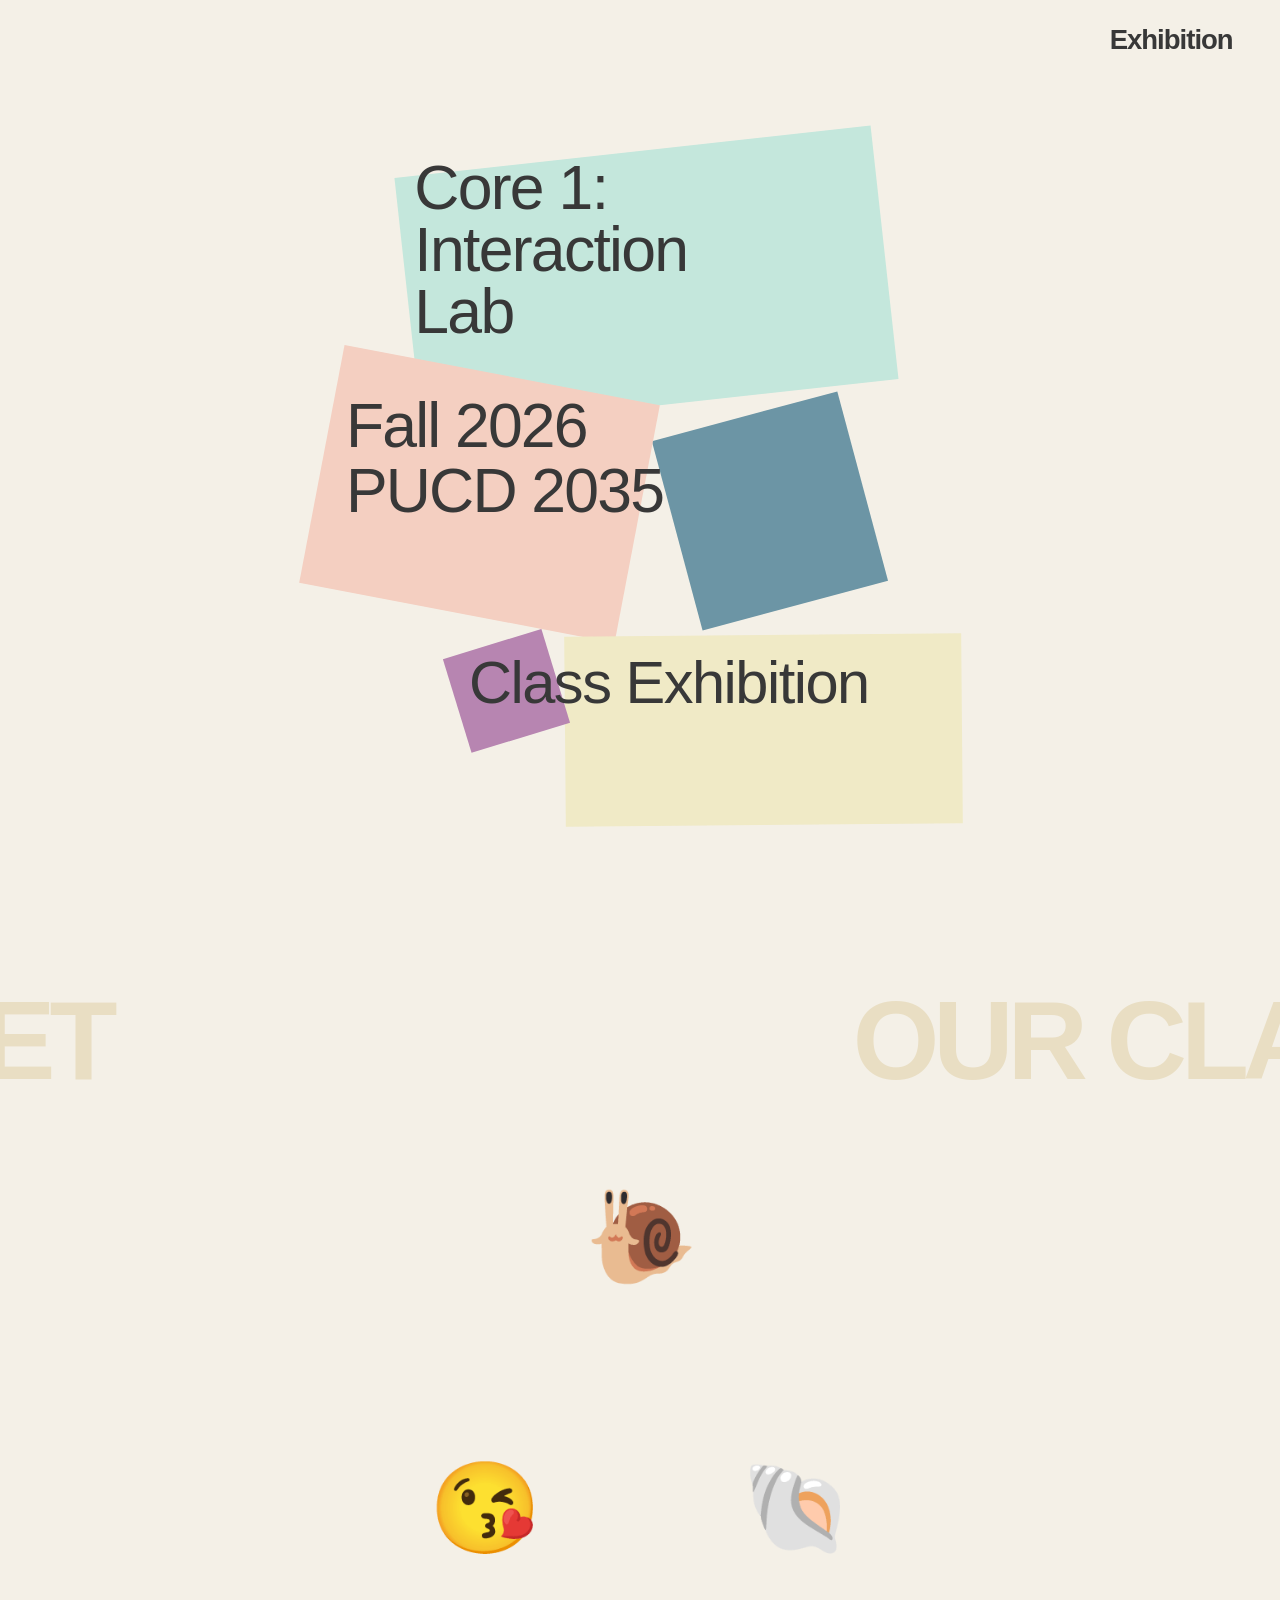
<file: index.html>
<!doctype html>
<html lang="en">
<head>
  <meta charset="UTF-8">
  <meta name="viewport" content="width=device-width, initial-scale=1">
  <title>Class_Exhibition</title>
  <meta name="description" content="Fall 2026 class exhibition, Core 1: Interaction Lab, PUCD 2035.">
  <link rel="stylesheet" href="home.css">
</head>
<body>
  <header><a href="#class">Exhibition</a></header>
  <main>
    <section class="hero" aria-labelledby="course-title">
      <div class="collage">
        <div class="paper mint" aria-hidden="true"></div>
        <div class="paper blue" aria-hidden="true"></div>
        <div class="paper peach" aria-hidden="true"></div>
        <div class="paper yellow" aria-hidden="true"></div>
        <div class="paper purple" aria-hidden="true"></div>
        <h1 id="course-title">Core 1:<br>Interaction<br>Lab</h1>
        <p class="term">Fall 2026<br>PUCD 2035</p>
        <p class="exhibition-title">Class Exhibition</p>
      </div>
    </section>
    <section class="class-gallery" id="class" aria-labelledby="class-title">
      <h2 id="class-title" class="class-heading"><span class="meet">MEET</span><span class="our-class">OUR CLASS</span></h2>
      <div class="gallery-stage">
        <p class="hover-title" aria-hidden="true"></p>
        <div class="artwork-orbit"><div class="orbit-ring">
          <a class="artwork snail-artwork" href="julia.html" data-title="Essential" data-artist="Julia" aria-label="Explore Essential by Julia"><span class="artwork-icon" aria-hidden="true">🐌</span></a>
          <a class="artwork kiss-artwork" href="cindy.html" data-title="Make it yours" data-artist="Cindy" aria-label="Explore Make it yours by Cindy"><span class="artwork-icon" aria-hidden="true">😘</span></a>
          <a class="artwork shell-artwork" href="ocean.html" data-title="Ocean Park No. 30" data-artist="Amber" aria-label="Explore Ocean Park No. 30 by Amber"><span class="artwork-icon" aria-hidden="true">🐚</span></a>
        </div></div>
        <p class="hover-artist" aria-hidden="true"></p>
      </div>
    </section>
  </main>
  <script src="home.js"></script>
</body>
</html>
</file>
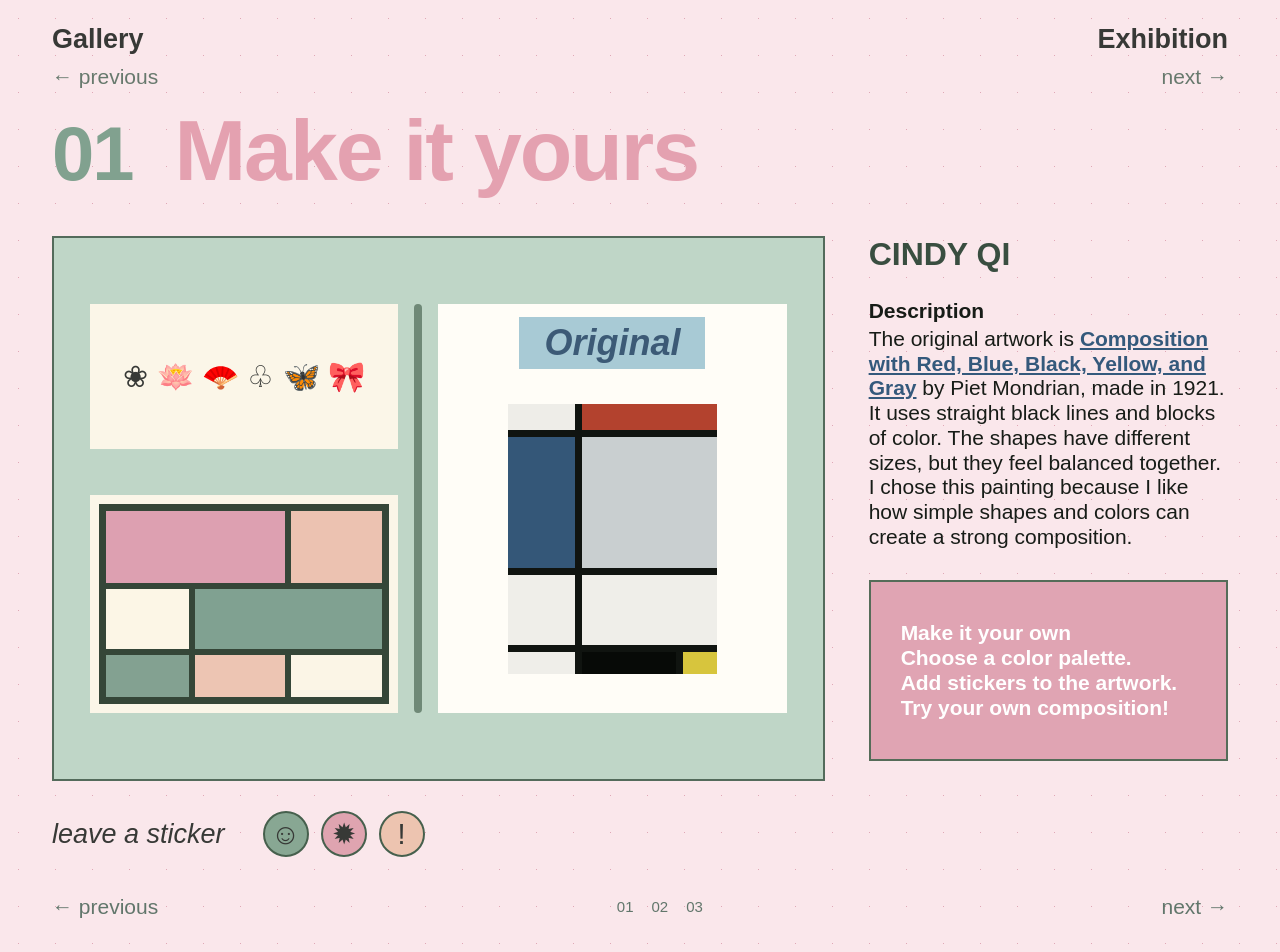
<file: cindy.html>
<!DOCTYPE html>
<html lang="en"><head><meta charset="UTF-8"><meta name="viewport" content="width=device-width, initial-scale=1.0"><title>Make it yours | Class Exhibition</title><link rel="stylesheet" href="main.css"></head>
<body class="cindy"><main class="page"><header><a href="gallery.html">Gallery</a><a href="gallery.html">Exhibition</a></header><div class="top-links"><a href="gallery.html">← previous</a><a href="julia.html">next →</a></div>
<h1><span>01</span> Make it yours</h1><div class="art-layout"><section class="comparison" aria-label="Recreation and original artwork"><div class="my-work"><div class="sticker-strip" aria-label="Decorative stickers">❀ 🪷 🪭 ♧ 🦋 🎀</div><div class="mondrian" role="img" aria-label="A pastel Mondrian composition made with CSS"><span></span><span></span><span></span><span></span><span></span><span></span><span></span><span></span></div></div><div class="divider"></div><div class="original-work"><h2>Original</h2><div class="original-mondrian" role="img" aria-label="CSS study of Mondrian’s red, blue, black, yellow and gray composition"><span></span><span></span><span></span><span></span><span></span><span></span><span></span><span></span><span></span></div></div></section>
<aside><h2>CINDY QI</h2><h3>Description</h3><p>The original artwork is <strong class="art-title">Composition with Red, Blue, Black, Yellow, and Gray</strong> by Piet Mondrian, made in 1921. It uses straight black lines and blocks of color. The shapes have different sizes, but they feel balanced together. I chose this painting because I like how simple shapes and colors can create a strong composition.</p><div class="pink-note">Make it your own<br>Choose a color palette.<br>Add stickers to the artwork.<br>Try your own composition!</div></aside></div><fieldset class="reactions"><legend>leave a sticker</legend><input type="radio" name="reaction" id="reaction0"><label for="reaction0" title="Reaction 1">☺</label><input type="radio" name="reaction" id="reaction1"><label for="reaction1" title="Reaction 2">✹</label><input type="radio" name="reaction" id="reaction2"><label for="reaction2" title="Reaction 3">!</label></fieldset><nav class="page-nav" aria-label="Artwork pages"><a href="gallery.html">← previous</a><span><a href="cindy.html">01</a><a href="julia.html">02</a><a href="ocean.html">03</a></span><a href="julia.html">next →</a></nav></main></body></html>
</file>
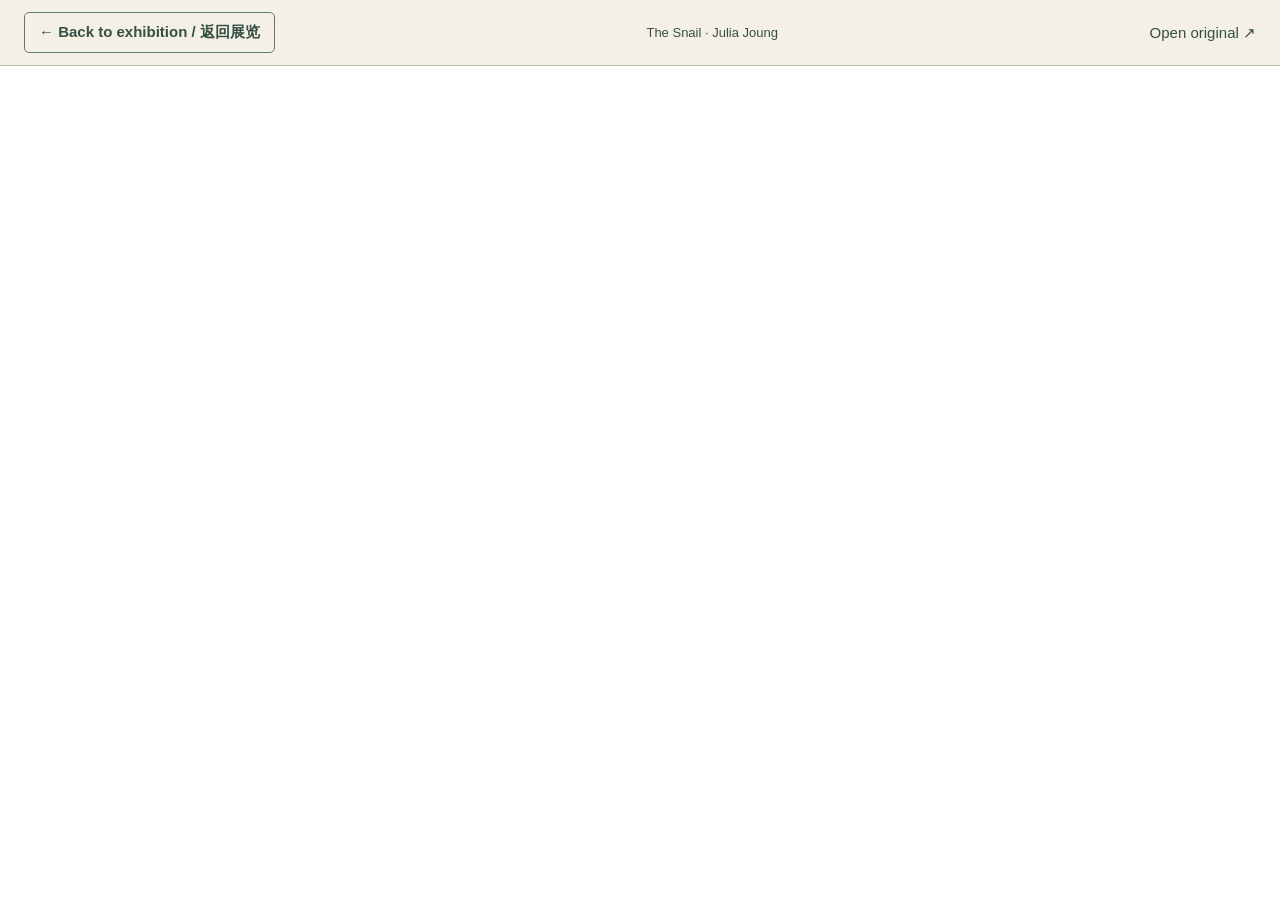
<file: essential-art.html>
<!DOCTYPE html>
<html lang="en"><head><meta charset="UTF-8"><meta name="viewport" content="width=device-width, initial-scale=1.0"><title>The Snail · Julia Joung</title><link rel="stylesheet" href="main.css"></head>
<body class="art-viewer"><nav class="viewer-bar" aria-label="Artwork navigation"><a class="viewer-back" href="essential.html">← Back to exhibition / 返回展览</a><span>The Snail · Julia Joung</span><a href="https://0505dej.github.io/snail/" target="_blank" rel="noopener">Open original ↗</a></nav><iframe class="live-artwork" src="https://0505dej.github.io/snail/" title="The Snail · Julia Joung interactive website" allow="autoplay; fullscreen" allowfullscreen></iframe></body></html>
</file>
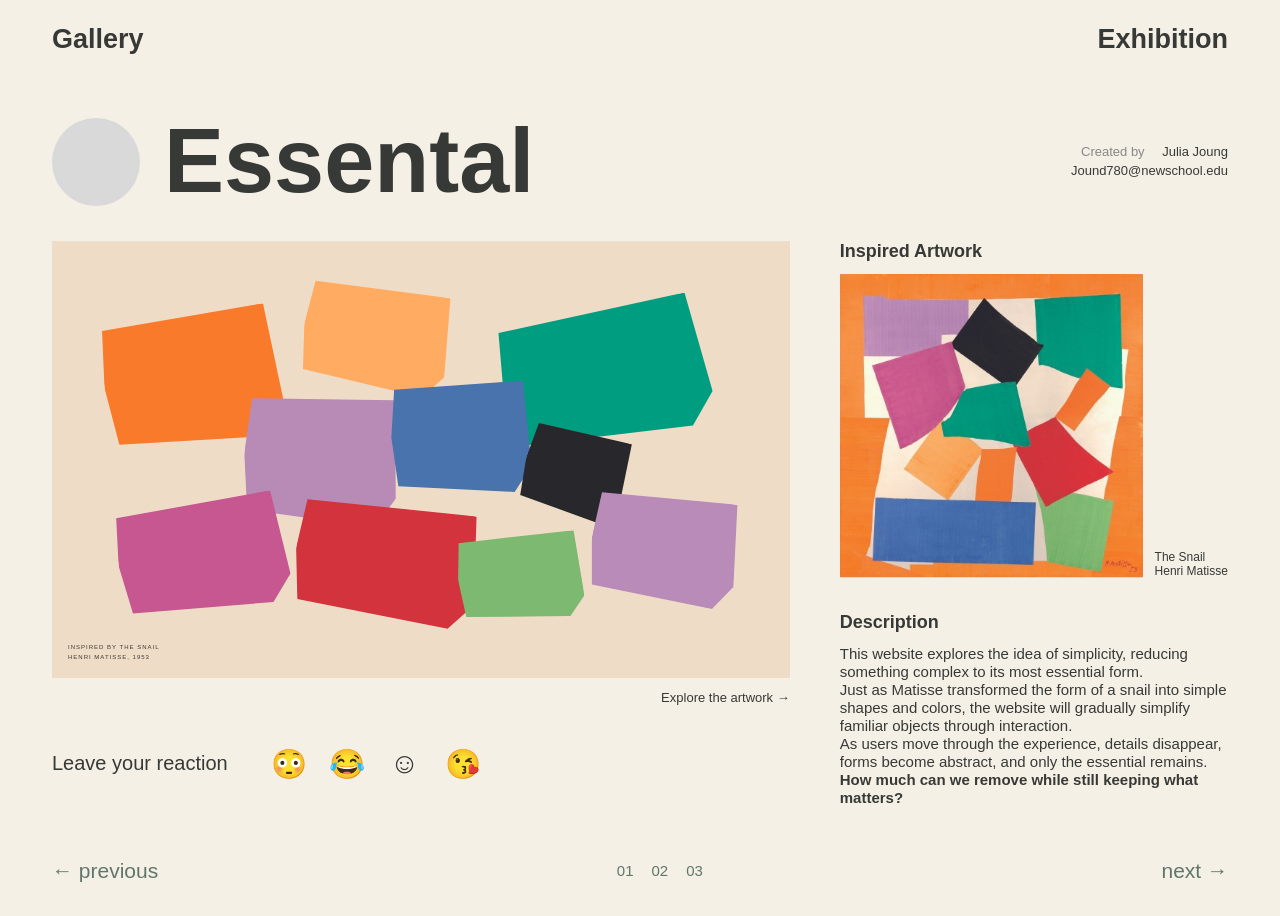
<file: essential.html>
<!DOCTYPE html>
<html lang="en"><head><meta charset="UTF-8"><meta name="viewport" content="width=device-width, initial-scale=1.0"><title>Essental | Class Exhibition</title><link rel="stylesheet" href="main.css"></head>
<body class="essential"><main class="page"><header><a href="gallery.html">Gallery</a><a href="gallery.html">Exhibition</a></header><div class="title-row"><h1><span class="gray-dot"></span>Essental</h1><p class="byline"><span>Created by</span> Julia Joung<br>Jound780@newschool.edu</p></div><div class="art-layout"><section><a class="art-open" href="essential-art.html" aria-label="Open The Snail website"><div class="collage" role="img" aria-label="Colorful paper cutout composition recreated with CSS"><span class="paper paper-1"></span><span class="paper paper-2"></span><span class="paper paper-3"></span><span class="paper paper-4"></span><span class="paper paper-5"></span><span class="paper paper-6"></span><span class="paper paper-7"></span><span class="paper paper-8"></span><span class="paper paper-9"></span><span class="paper paper-10"></span><small>INSPIRED BY THE SNAIL<br>HENRI MATISSE, 1953</small></div></a><a class="view-link" href="essential-art.html">Explore the artwork →</a><fieldset class="reactions"><legend>Leave your reaction</legend><input type="radio" name="reaction" id="reaction0"><label for="reaction0" title="Reaction 1">😳</label><input type="radio" name="reaction" id="reaction1"><label for="reaction1" title="Reaction 2">😂</label><input type="radio" name="reaction" id="reaction2"><label for="reaction2" title="Reaction 3">☺️</label><input type="radio" name="reaction" id="reaction3"><label for="reaction3" title="Reaction 4">😘</label></fieldset></section><aside><h3>Inspired Artwork</h3><figure><img src="assets/the-snail-reference.jpg" alt="The Snail by Henri Matisse, cropped from the provided reference"><figcaption>The Snail<br>Henri Matisse</figcaption></figure><h3>Description</h3><p>This website explores the idea of simplicity, reducing something complex to its most essential form.<br>Just as Matisse transformed the form of a snail into simple shapes and colors, the website will gradually simplify familiar objects through interaction.<br>As users move through the experience, details disappear, forms become abstract, and only the essential remains.<br><strong>How much can we remove while still keeping what matters?</strong></p></aside></div><nav class="page-nav" aria-label="Artwork pages"><a href="cindy.html">← previous</a><span><a href="cindy.html">01</a><a href="essential.html">02</a><a href="ocean.html">03</a></span><a href="ocean.html">next →</a></nav></main></body></html>
</file>
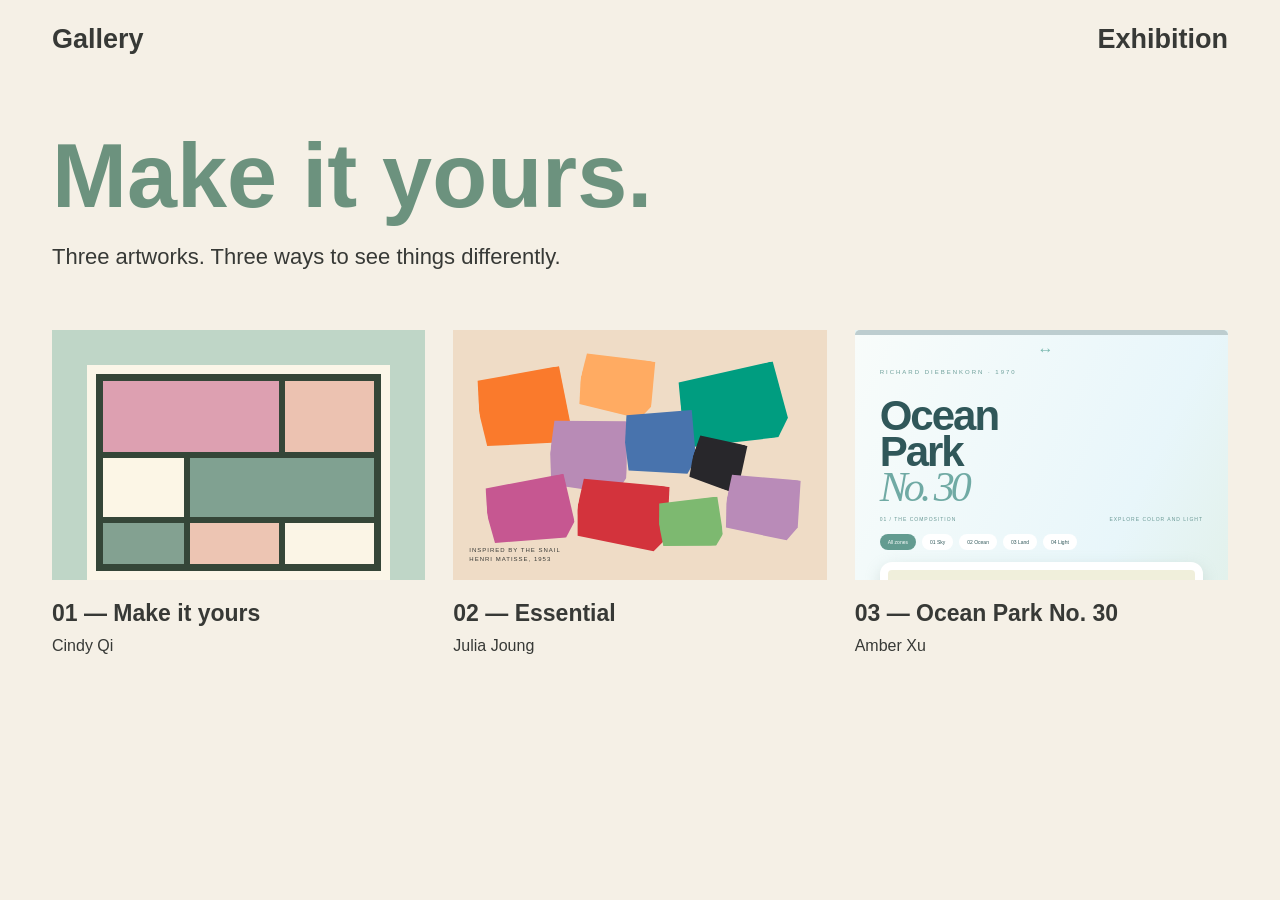
<file: gallery.html>
<!DOCTYPE html>
<html lang="en"><head><meta charset="UTF-8"><meta name="viewport" content="width=device-width, initial-scale=1.0"><title>Gallery | Class Exhibition</title><link rel="stylesheet" href="main.css"></head>
<body class="gallery"><main class="page"><header><a href="gallery.html">Gallery</a><a href="gallery.html">Exhibition</a></header><h1>Make it yours.</h1><p class="intro">Three artworks. Three ways to see things differently.</p><div class="gallery-grid"><a href="cindy.html"><div class="gallery-cover pastel"><div class="mondrian" role="img" aria-label="A pastel Mondrian composition made with CSS"><span></span><span></span><span></span><span></span><span></span><span></span><span></span><span></span></div></div><h2>01 — Make it yours</h2><p>Cindy Qi</p></a><a href="julia.html"><div class="collage" role="img" aria-label="Colorful paper cutout composition recreated with CSS"><span class="paper paper-1"></span><span class="paper paper-2"></span><span class="paper paper-3"></span><span class="paper paper-4"></span><span class="paper paper-5"></span><span class="paper paper-6"></span><span class="paper paper-7"></span><span class="paper paper-8"></span><span class="paper paper-9"></span><span class="paper paper-10"></span><small>INSPIRED BY THE SNAIL<br>HENRI MATISSE, 1953</small></div><h2>02 — Essential</h2><p>Julia Joung</p></a><a href="ocean.html"><div class="gallery-cover blue"><div class="ocean-experience"><div class="fish">↔</div><small>RICHARD DIEBENKORN · 1970</small><h2>Ocean<br>Park<br><em>No. 30</em></h2><div class="ocean-controls"><span>01 / THE COMPOSITION</span><span>EXPLORE COLOR AND LIGHT</span></div><div class="color-tabs"><span>All zones</span><span>01 Sky</span><span>02 Ocean</span><span>03 Land</span><span>04 Light</span></div><div class="ocean-panels"><div class="sea"></div><div class="land"></div></div></div></div><h2>03 — Ocean Park No. 30</h2><p>Amber Xu</p></a></div></main></body></html>
</file>
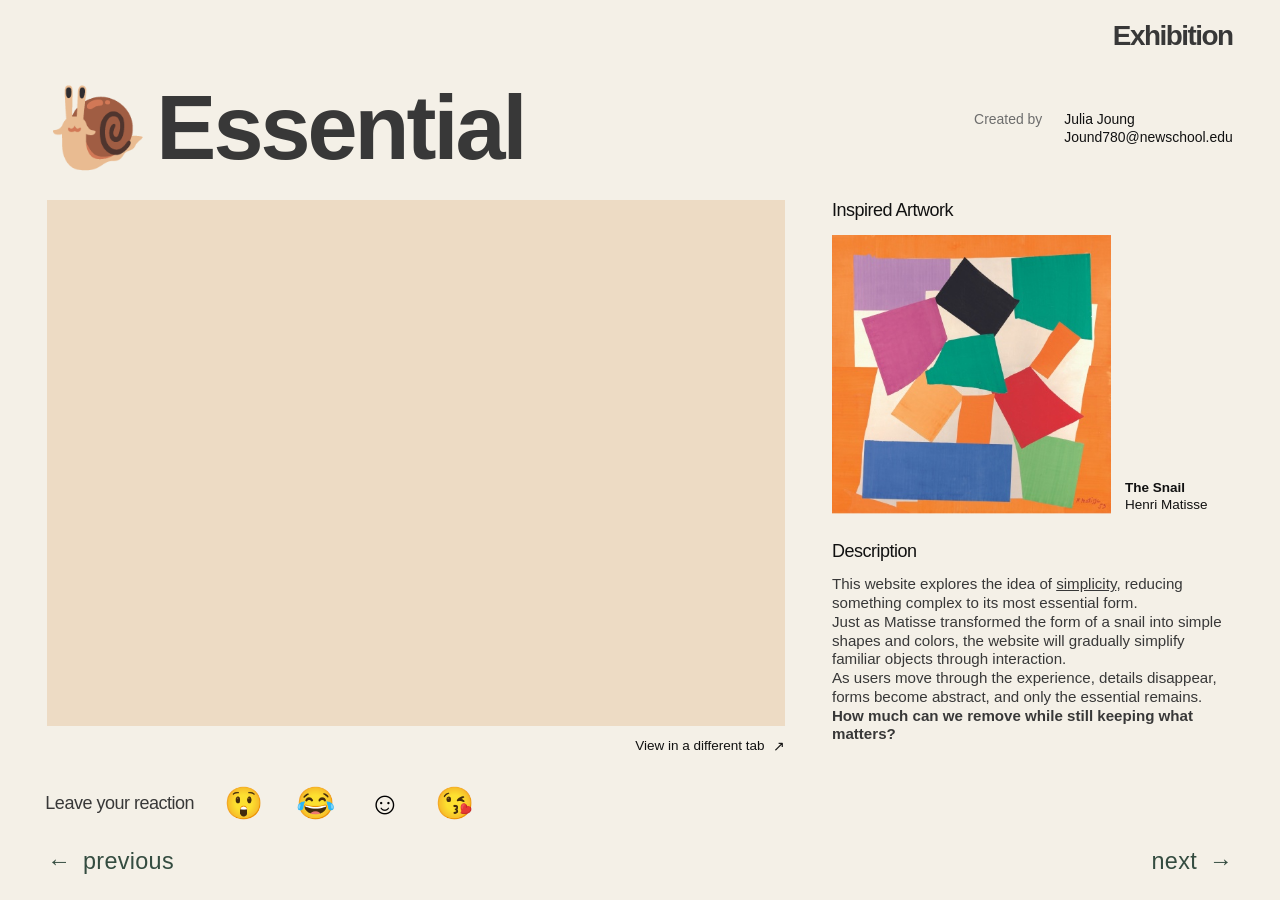
<file: julia.html>
<!doctype html>
<!-- Final -->
<html lang="en">
<head>
  <meta charset="UTF-8">
  <meta name="viewport" content="width=device-width, initial-scale=1">
  <meta name="description" content="Essential, an interactive artwork by Julia Joung inspired by Henri Matisse's The Snail.">
  <title>Julia_Artinspo</title>
  <link rel="stylesheet" href="julia.css">
</head>
<body>
  <header class="site-header"><a href="index.html">Exhibition</a></header>
  <main>
    <section class="heading" aria-labelledby="artwork-title">
      <div class="title"><span class="snail" aria-hidden="true">🐌</span><h1 id="artwork-title">Essential</h1></div>
      <div class="artist"><span>Created by</span><div>Julia Joung<br><a href="mailto:Jound780@newschool.edu">Jound780@newschool.edu</a></div></div>
    </section>
    <div class="artwork-layout">
      <section class="experience" aria-label="Interactive artwork">
        <div class="preview"><iframe src="https://0505dej.github.io/snail/" title="Essential — interactive artwork website by Julia Joung" allow="autoplay; fullscreen" allowfullscreen loading="eager"></iframe></div>
        <a class="external-link" href="https://0505dej.github.io/snail/" target="_blank" rel="noopener noreferrer">View in a different tab <span aria-hidden="true">↗</span></a>
        <div class="reactions" role="group" aria-label="Leave your reaction"><h2>Leave your reaction</h2><button aria-label="Amazed" data-reaction="amazed">😲</button><button aria-label="Joyful" data-reaction="joyful">😂</button><button aria-label="Peaceful" data-reaction="peaceful">☺️</button><button aria-label="Love it" data-reaction="love">😘</button></div>
      </section>
      <aside>
        <section class="inspiration"><h2>Inspired Artwork</h2><figure><img src="assets/the-snail-reference.jpg" alt="Henri Matisse's The Snail: a spiral of colorful paper cutouts against an orange background"><figcaption><strong>The Snail</strong><br>Henri Matisse</figcaption></figure></section>
        <section class="description"><h2>Description</h2><p>This website explores the idea of <u>simplicity</u>, reducing something complex to its most essential form.<br>Just as Matisse transformed the form of a snail into simple shapes and colors, the website will gradually simplify familiar objects through interaction.<br>As users move through the experience, details disappear, forms become abstract, and only the essential remains.<br><strong>How much can we remove while still keeping what matters?</strong></p></section>
      </aside>
    </div>
  </main>
  <nav class="artwork-navigation" aria-label="Artwork navigation">
    <a class="page-navigation" href="cindy.html"><span aria-hidden="true">←</span> previous</a>
    <a class="page-navigation" href="ocean.html">next <span aria-hidden="true">→</span></a>
  </nav>
  <script src="julia.js"></script>
</body>
</html>
</file>
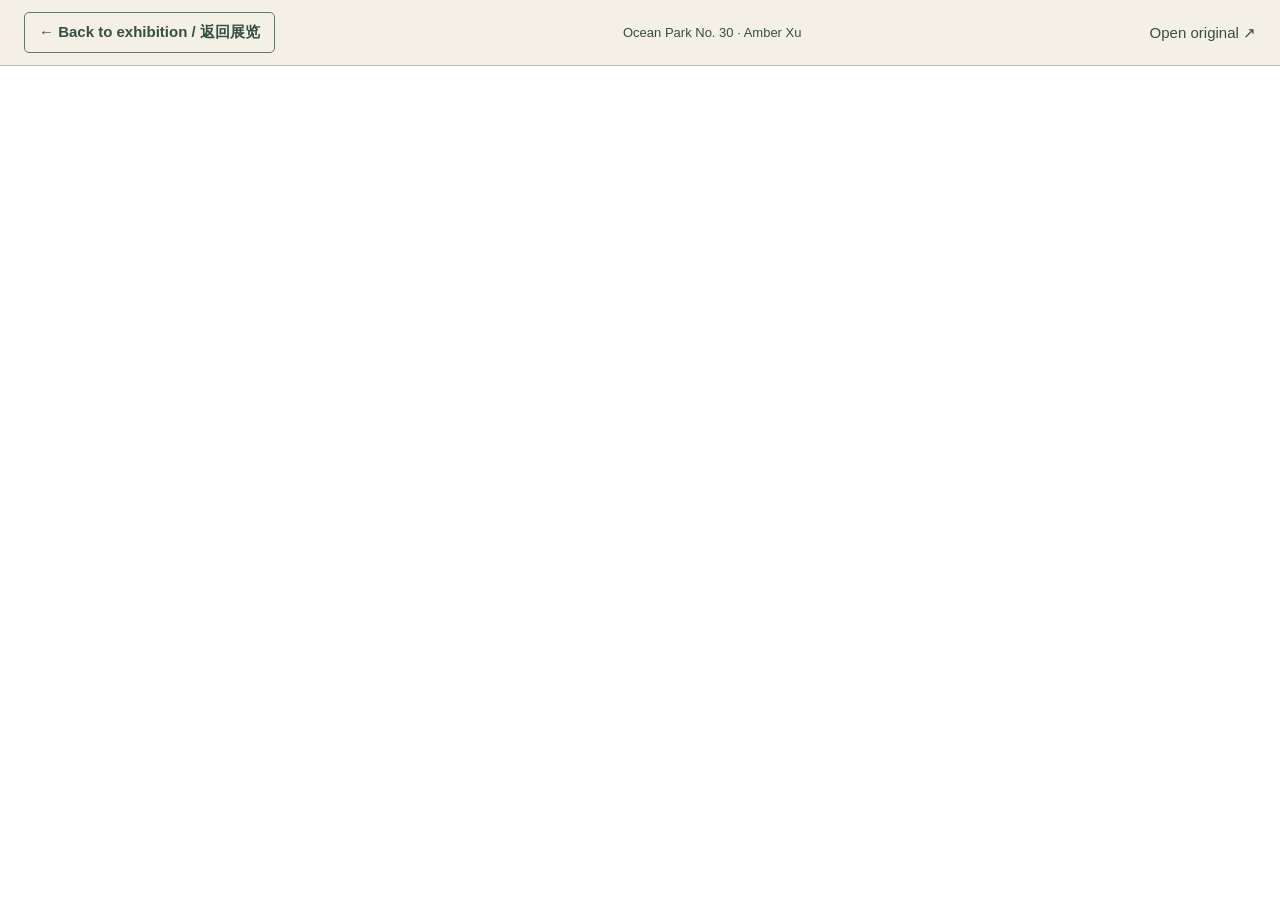
<file: ocean-art.html>
<!DOCTYPE html>
<html lang="en"><head><meta charset="UTF-8"><meta name="viewport" content="width=device-width, initial-scale=1.0"><title>Ocean Park No. 30 · Amber Xu</title><link rel="stylesheet" href="main.css"></head>
<body class="art-viewer"><nav class="viewer-bar" aria-label="Artwork navigation"><a class="viewer-back" href="ocean.html">← Back to exhibition / 返回展览</a><span>Ocean Park No. 30 · Amber Xu</span><a href="https://xuyucheng28-hub.github.io/artwork-website-final2/" target="_blank" rel="noopener">Open original ↗</a></nav><iframe class="live-artwork" src="https://xuyucheng28-hub.github.io/artwork-website-final2/" title="Ocean Park No. 30 · Amber Xu interactive website" allow="autoplay; fullscreen" allowfullscreen></iframe></body></html>
</file>
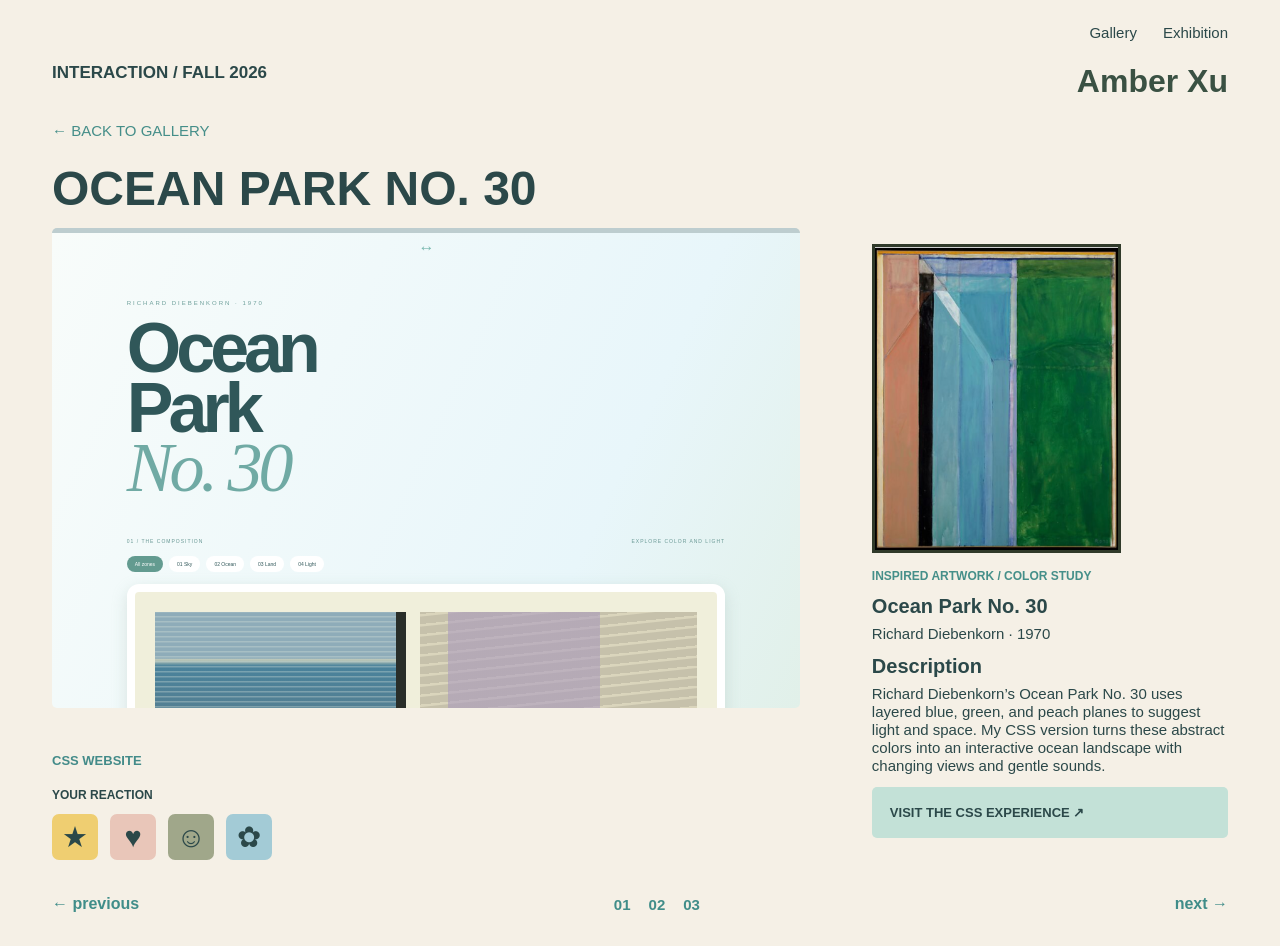
<file: ocean.html>
<!DOCTYPE html>
<html lang="en"><head><meta charset="UTF-8"><meta name="viewport" content="width=device-width, initial-scale=1.0"><title>Ocean Park No. 30 | Class Exhibition</title><link rel="stylesheet" href="main.css"></head>
<body class="ocean"><main class="page"><header><a href="gallery.html">Gallery</a><a href="gallery.html">Exhibition</a></header><div class="ocean-meta"><span>INTERACTION / FALL 2026</span><h2>Amber Xu</h2></div><a class="back-link" href="gallery.html">← BACK TO GALLERY</a><h1>OCEAN PARK NO. 30</h1><div class="art-layout"><section><a class="art-open" href="ocean-art.html" aria-label="Open Ocean Park CSS experience"><div class="ocean-experience"><div class="fish">↔</div><small>RICHARD DIEBENKORN · 1970</small><h2>Ocean<br>Park<br><em>No. 30</em></h2><div class="ocean-controls"><span>01 / THE COMPOSITION</span><span>EXPLORE COLOR AND LIGHT</span></div><div class="color-tabs"><span>All zones</span><span>01 Sky</span><span>02 Ocean</span><span>03 Land</span><span>04 Light</span></div><div class="ocean-panels"><div class="sea"></div><div class="land"></div></div></div></a><h3 class="css-label">CSS WEBSITE</h3><fieldset class="reactions"><legend>YOUR REACTION</legend><input type="radio" name="reaction" id="reaction0"><label for="reaction0" title="Reaction 1">★</label><input type="radio" name="reaction" id="reaction1"><label for="reaction1" title="Reaction 2">♥</label><input type="radio" name="reaction" id="reaction2"><label for="reaction2" title="Reaction 3">☺</label><input type="radio" name="reaction" id="reaction3"><label for="reaction3" title="Reaction 4">✿</label></fieldset></section><aside><figure><img class="ocean-original" src="assets/ocean-original.png" alt="Ocean Park No. 30 by Richard Diebenkorn, cropped from the provided reference"><figcaption>INSPIRED ARTWORK / COLOR STUDY</figcaption></figure><h3>Ocean Park No. 30</h3><p>Richard Diebenkorn · 1970</p><h3>Description</h3><p>Richard Diebenkorn’s Ocean Park No. 30 uses layered blue, green, and peach planes to suggest light and space. My CSS version turns these abstract colors into an interactive ocean landscape with changing views and gentle sounds.</p><a class="visit" href="ocean-art.html">VISIT THE CSS EXPERIENCE ↗</a></aside></div><nav class="page-nav" aria-label="Artwork pages"><a href="julia.html">← previous</a><span><a href="cindy.html">01</a><a href="julia.html">02</a><a href="ocean.html">03</a></span><a href="cindy.html">next →</a></nav></main></body></html>
</file>
<file: home.css>
/* Final */
:root{--paper:#f4f0e7;--ink:#383838}*{box-sizing:border-box}html{scroll-behavior:smooth}body{margin:0;background:var(--paper);color:var(--ink);font-family:Arial,Helvetica,sans-serif;-webkit-font-smoothing:antialiased}a{color:inherit;text-decoration:none}a:focus-visible{outline:2px solid #476a61;outline-offset:8px}header{position:absolute;top:0;left:0;width:100%;z-index:10;padding:24px 3.7vw;display:flex;justify-content:flex-end;font-size:clamp(23px,2.15vw,36px);font-weight:600;letter-spacing:-1px}header a:hover{opacity:.65}.hero{min-height:780px;height:100svh;position:relative;display:flex;align-items:center;justify-content:center;padding:76px 20px 60px}.collage{position:relative;width:700px;height:670px;max-width:100%;isolation:isolate;--move-x:0px;--move-y:0px}.paper{position:absolute;transition:transform .5s cubic-bezier(.2,.8,.2,1);transform:translate(var(--move-x),var(--move-y)) rotate(var(--angle));z-index:-1}.mint{background:#c4e7dc;left:16%;top:3%;width:70%;height:39%;--angle:-6.3deg}.blue{background:#6c95a5;left:55%;top:43%;width:28%;height:30%;--angle:-15deg}.peach{background:#f4cfc1;left:3%;top:37%;width:47%;height:37%;--angle:10.8deg}.yellow{background:#f0eac6;left:39%;top:77%;width:58%;height:29%;--angle:-.5deg}.purple{background:#b785b1;left:23%;top:78%;width:15%;height:15%;--angle:-17deg}h1{position:absolute;left:17%;top:4%;margin:0;font-size:64px;font-weight:400;line-height:.99;letter-spacing:-1.7px}.term{position:absolute;left:7%;top:40%;margin:0;font-size:64px;line-height:1.04;letter-spacing:-1.8px}.exhibition-title{position:absolute;left:25%;top:79%;margin:0;font-size:61px;white-space:nowrap;letter-spacing:-1.5px}.explore{position:absolute;bottom:20px;font-size:13px;display:flex;align-items:center;gap:12px;color:#686b60}.explore span{font-size:23px}
.class-gallery{min-height:100svh;padding:80px 3.7vw 100px;overflow:hidden;scroll-margin-top:0;--heading-shift:28vw}
.class-heading{display:flex;justify-content:center;gap:.22em;white-space:nowrap;margin:0;font-size:clamp(42px,8.7vw,140px);font-weight:700;letter-spacing:-.055em;color:#e9dec3;line-height:1.1}
.meet{transform:translateX(calc(-1 * var(--heading-shift)))}
.our-class{transform:translateX(var(--heading-shift))}
.gallery-stage{position:relative;display:grid;place-items:center;min-height:560px;margin-top:35px}
.artwork-orbit{position:relative;width:min(40vw,440px);height:min(40vw,440px)}
.orbit-ring{position:absolute;inset:0;animation:orbit-clockwise 120s linear infinite}
.artwork{position:absolute;display:grid;place-items:center;width:110px;height:110px;border:0;padding:0;background:none;font:inherit;color:inherit;text-align:center;animation:stay-upright 120s linear infinite;transform:translate(-50%,-50%);border-radius:50%;-webkit-tap-highlight-color:transparent}
.artwork-icon{display:block;font-size:90px;line-height:1.2;pointer-events:none}
.snail-artwork{left:50%;top:9%;cursor:pointer}
.kiss-artwork{left:14.5%;top:70.5%;cursor:default}
.shell-artwork{left:85.5%;top:70.5%;cursor:default}
.artwork:focus-visible{outline:2px solid #476a61;outline-offset:8px}
.hover-title,.hover-artist{position:absolute;top:50%;width:24%;margin:0;opacity:0;transition:opacity .3s ease;font-size:clamp(20px,2.8vw,44px);letter-spacing:-.04em;line-height:1.15;pointer-events:none}
.hover-title{left:0;text-align:left}.hover-artist{right:0;text-align:right}
.gallery-stage.has-hover .hover-title,.gallery-stage.has-hover .hover-artist{opacity:1}
@keyframes orbit-clockwise{to{transform:rotate(360deg)}}
@keyframes stay-upright{from{transform:translate(-50%,-50%) rotate(0deg)}to{transform:translate(-50%,-50%) rotate(-360deg)}}
@media(min-width:751px){.collage{container-type:inline-size;width:min(700px,76svh);height:auto;aspect-ratio:700/670}h1,.term{font-size:9.14cqw}.exhibition-title{font-size:8.71cqw}}
@media(max-width:750px){.hero{min-height:680px;height:90svh}.collage{width:540px;height:515px}h1,.term{font-size:clamp(35px,7.8vw,51px)}.exhibition-title{font-size:clamp(30px,7.3vw,47px)}.class-gallery{padding-top:60px}.gallery-stage{min-height:480px}.artwork-orbit{width:46vw;height:46vw}.artwork{width:82px;height:82px}.artwork-icon{font-size:72px}.hover-title,.hover-artist{width:23%;font-size:clamp(16px,3.2vw,24px)}}
@media(max-width:500px){header{padding:20px 6vw}.hero{padding:60px 18px 70px;min-height:610px;height:85svh}.collage{height:420px}h1{top:5%}.mint{height:36%;top:4%}.peach{top:36%;height:35%;width:51%;left:1%}.term{top:39%;left:5%}.yellow{top:73%;height:25%;left:35%;width:62%}.purple{top:74%}.exhibition-title{top:76%;left:18%}.blue{top:39%;height:31%;left:56%}.class-heading{font-size:9vw}.class-gallery{padding-inline:5vw}.artwork-orbit{width:48vw;height:48vw}.artwork{width:64px;height:64px}.artwork-icon{font-size:57px}.gallery-stage{min-height:400px}.hover-title,.hover-artist{font-size:16px}}
@media(prefers-reduced-motion:reduce){html{scroll-behavior:auto}.paper{transition:none}.orbit-ring,.artwork{animation:none}.artwork{transform:translate(-50%,-50%)}.meet,.our-class{transform:none}.hover-title,.hover-artist{transition:none}}
/* Keep artwork details close to the orbit, with a quieter type size. */
.hover-title,.hover-artist{width:23%;font-size:clamp(16px,2vw,29px);z-index:2}
.hover-title{left:7%;text-align:right}.hover-artist{right:7%;text-align:left}
.text-fragment{position:fixed;z-index:20;pointer-events:none;white-space:pre;line-height:1.15;transform-origin:center}
@media(max-width:750px){.hover-title,.hover-artist{font-size:clamp(14px,2.4vw,18px);width:23%}.hover-title{left:4%}.hover-artist{right:4%}}
.hover-title,.hover-artist{top:35%}
</file>
<file: main.css>
/* Shared layout — edit colors and sizes here. */
*{box-sizing:border-box}body{margin:0;background:#e6e2db;font-family:Arial,Helvetica,sans-serif;color:#373936}a{color:inherit;text-decoration:none}a:hover{text-decoration:underline}a:focus-visible,label:focus-visible{outline:3px solid #40726e;outline-offset:5px}h1,h2,h3,p,figure{margin:0}button,input,label,a{-webkit-tap-highlight-color:transparent}.page{max-width:1440px;min-height:900px;margin:0 auto;padding:24px 52px 26px;background:#f5f0e6}header{display:flex;justify-content:space-between;font-size:27px;font-weight:600;margin-bottom:38px}.top-links{display:flex;justify-content:space-between;margin-top:-28px;color:#67796d;font-size:21px}.art-layout{display:grid;grid-template-columns:minmax(0,2.12fr) minmax(0,1fr);gap:48px;align-items:start}aside h2{font-size:32px;margin-bottom:26px}aside h3{font-size:21px;margin:12px 0 4px}aside p{font-size:21px;line-height:1.18}.page-nav{display:flex;justify-content:space-between;align-items:center;margin-top:28px;color:#61766b;font-size:21px}.page-nav span{display:flex;gap:18px;font-size:15px}.page-nav a{padding:7px 0}.reactions{border:0;padding:0;margin:28px 0 0;display:flex;gap:12px;align-items:center;min-height:48px}.reactions legend{float:left;margin:0 26px 0 0;padding:10px 0;font-size:20px}.reactions input{position:absolute;opacity:0;width:1px;height:1px}.reactions label{cursor:pointer;display:inline-flex;align-items:center;justify-content:center;width:46px;height:46px;font-size:29px;border:2px solid transparent;border-radius:50%;transition:transform .15s}.reactions label:hover{transform:translateY(-4px)}.reactions input:checked+label{border-color:#344e43;box-shadow:0 0 0 4px #fff8;transform:rotate(-10deg) scale(1.12)}.reactions input:focus-visible+label{outline:3px solid #285d70;outline-offset:4px}
/* Cindy: pastel grid and dotted pink background. */
.cindy .page{background-color:#fae7eb;background-image:radial-gradient(#dfa8b6 .9px,transparent .9px);background-size:37px 37px}.cindy h1{font-size:86px;line-height:1.15;color:#e4a1b0;margin:12px 0 36px;letter-spacing:-2px}.cindy h1>span{color:#81a18f;font-size:76px;margin-right:20px}.cindy .art-layout{grid-template-columns:minmax(0,2.15fr) minmax(0,1fr);gap:44px}.comparison{background:#bfd6c7;border:2px solid #536b5b;padding:66px 36px;display:grid;grid-template-columns:1fr 8px 1.13fr;gap:16px;min-height:545px}.my-work{display:flex;flex-direction:column;justify-content:space-between;gap:40px}.sticker-strip{background:#fbf6e8;min-height:145px;display:flex;align-items:center;justify-content:center;font-size:30px;letter-spacing:0;white-space:nowrap}.divider{background:#6f8977;border-radius:5px}.mondrian{display:grid;grid-template-columns:1fr 1.1fr 1.1fr;grid-template-rows:1.2fr 1fr .7fr;background:#354638;gap:6px;border:7px solid #354638;outline:9px solid #fbf6e8;aspect-ratio:1.45;width:calc(100% - 18px);margin:9px}.mondrian span:nth-child(1){background:#dda0b1;grid-column:1/3}.mondrian span:nth-child(2){background:#ecc2b1}.mondrian span:nth-child(3){background:#fcf6e6}.mondrian span:nth-child(4){background:#80a191;grid-column:2/4}.mondrian span:nth-child(5){background:#83a191}.mondrian span:nth-child(6){background:#edc5b3}.mondrian span:nth-child(7){background:#fbf5e6}.mondrian span:nth-child(8){display:none}.original-work{background:#fffdf7;display:flex;flex-direction:column;align-items:center;padding:13px 25px 30px}.original-work h2{background:#a8cad5;color:#3c5a76;font-size:36px;font-style:italic;padding:5px 25px;margin-bottom:35px}.original-mondrian{width:70%;height:270px;background:#101410;display:grid;gap:7px;grid-template-columns:1fr 1.4fr .5fr;grid-template-rows:.3fr 1.5fr .8fr .25fr}.original-mondrian span:nth-child(1){background:#eeede8}.original-mondrian span:nth-child(2){background:#b3422e;grid-column:2/4}.original-mondrian span:nth-child(3){background:#345778}.original-mondrian span:nth-child(4){background:#c9cfd0;grid-column:2/4}.original-mondrian span:nth-child(5){background:#efeee9}.original-mondrian span:nth-child(6){background:#efeee9;grid-column:2/4}.original-mondrian span:nth-child(7){background:#efeee9}.original-mondrian span:nth-child(8){background:#070a07}.original-mondrian span:nth-child(9){background:#d7c53d}.cindy aside{color:#394e40}.cindy aside h3,.cindy aside p{color:#171c17}.art-title{color:#34597c;text-decoration:underline}.pink-note{background:#e0a4b3;border:2px solid #556c59;color:#fff;font-size:21px;font-weight:bold;line-height:1.2;padding:38px 30px;margin-top:30px}.cindy .reactions legend{font-style:italic;font-size:27px}.cindy .reactions label{background:#88a793;border-color:#46604d}.cindy .reactions label:nth-of-type(2){background:#dfa4b0}.cindy .reactions label:nth-of-type(3){background:#edc4b0}
/* Julia: colored paper shapes, made with CSS. */
.title-row{display:flex;justify-content:space-between;align-items:center;margin:55px 0 28px}.title-row h1{font-size:90px;display:flex;align-items:center;gap:24px}.gray-dot{width:88px;height:88px;border-radius:50%;background:#d9d9d9}.byline{text-align:right;font-size:13px;line-height:1.4}.byline span{color:#888;margin-right:14px}.essential .art-layout{grid-template-columns:minmax(0,1.9fr) minmax(0,1fr);gap:50px}.collage{aspect-ratio:1.69;background:#efdcc6;position:relative;overflow:hidden}.paper{position:absolute;display:block;clip-path:polygon(2% 8%,94% 0,100% 75%,88% 98%,5% 93%,0 50%)}.paper-1{background:#fa7a2c;left:7%;top:16%;width:24%;height:31%;transform:rotate(-6deg)}.paper-2{background:#ffab62;left:34%;top:10%;width:20%;height:24%;transform:rotate(11deg)}.paper-3{background:#009d80;left:61%;top:15%;width:28%;height:31%;transform:rotate(-9deg)}.paper-4{background:#b88bb6;left:26%;top:35%;width:21%;height:30%;transform:rotate(5deg)}.paper-5{background:#4873ad;left:46%;top:32%;width:19%;height:26%}.paper-6{background:#28272b;left:64%;top:43%;width:14%;height:20%;transform:rotate(17deg)}.paper-7{background:#c65791;left:9%;top:59%;width:23%;height:26%;transform:rotate(-7deg)}.paper-8{background:#d3333c;left:33%;top:60%;width:25%;height:27%;transform:rotate(9deg)}.paper-9{background:#7db970;left:55%;top:67%;width:17%;height:20%;transform:rotate(-3deg)}.paper-10{background:#b98bb8;left:73%;top:58%;width:20%;height:25%;transform:rotate(9deg)}.collage small{position:absolute;bottom:15px;left:16px;font-size:6px;line-height:1.6;letter-spacing:1px}.view-link{display:block;text-align:right;font-size:13px;margin-top:12px}.essential aside h3{font-size:18px;margin:0 0 12px}.essential aside p{font-size:15px;line-height:1.2}.essential figure{display:flex;align-items:flex-end;gap:12px;margin-bottom:34px}.essential figure img{width:78%;height:auto}.essential figcaption{font-size:12px;min-width:65px}.essential .reactions{margin-top:36px}.essential .page-nav{margin-top:45px}
/* Amber: ocean color study. */
.ocean{color:#2b4849}.ocean header{font-size:15px;font-weight:400;justify-content:flex-end;gap:26px;margin-bottom:22px}.ocean-meta{display:flex;justify-content:space-between;align-items:start}.ocean-meta span{font-size:17px;font-weight:700}.ocean-meta h2{font-size:32px;color:#3a5143}.back-link{display:block;font-size:15px;color:#458e89;margin:22px 0}.ocean h1{font-size:48px;margin-bottom:12px}.ocean .art-layout{grid-template-columns:minmax(0,2.1fr) minmax(0,1fr);gap:72px}.ocean-experience{position:relative;background:linear-gradient(115deg,#f8fcfa,#e8f6fa 70%,#e1f0e9);height:480px;padding:58px 10% 0;overflow:hidden;border-radius:5px;border-top:5px solid #bdcdcf;color:#305759}.fish{position:absolute;top:6px;left:49%;color:#7ab8af}.ocean-experience>small{font-size:6px;letter-spacing:2px;color:#6c9e99}.ocean-experience h2{font-size:70px;line-height:.85;letter-spacing:-5px;margin:10px 0 40px}.ocean-experience h2 em{font-family:Georgia,serif;font-weight:400;color:#70aaa4;letter-spacing:-4px}.ocean-controls{display:flex;justify-content:space-between;font-size:5px;letter-spacing:1px;color:#689894}.color-tabs{display:flex;gap:6px;margin:12px 0;font-size:5px}.color-tabs span{background:#fff;padding:5px 8px;border-radius:12px}.color-tabs span:first-child{background:#639b90;color:white}.ocean-panels{display:grid;grid-template-columns:1fr 1.1fr;gap:14px;background:#f0efdb;border:8px solid white;padding:20px;border-radius:12px;box-shadow:0 5px 15px #98b1a44d;height:210px}.sea{background:repeating-linear-gradient(0deg,transparent 0 3px,#d8e3db55 4px 5px),linear-gradient(#8eacb9 30%,#c3ccba 31%,#49829b 35%,#587e8f 75%,#d0c6a7 76%);border-right:10px solid #292e29}.land{background:linear-gradient(90deg,transparent 10%,#aa9bbd99 10% 65%,transparent 65%),repeating-linear-gradient(-6deg,#c6c1ab 0 7px,#dad5bc 8px 10px)}.art-open{display:block}.art-open:hover{text-decoration:none}.css-label{font-size:13px;color:#438b89;margin-top:45px}.ocean .reactions legend{font-size:12px;font-weight:bold;float:none;width:100%;padding:0;margin-bottom:12px}.ocean .reactions{flex-wrap:wrap;gap:12px;margin-top:20px}.ocean .reactions label{border-radius:7px;background:#efce71}.ocean .reactions label:nth-of-type(2){background:#e9c6b9}.ocean .reactions label:nth-of-type(3){background:#a0a78a}.ocean .reactions label:nth-of-type(4){background:#a3cbd6}.ocean aside{padding-top:16px}.ocean figure{margin-bottom:12px}.ocean-original{width:70%;display:block;border:3px solid #303a2a}.ocean figcaption{font-size:12px;font-weight:bold;color:#458f89;margin-top:16px}.ocean aside h3{font-size:20px;margin-top:12px}.ocean aside p{font-size:15px;line-height:1.2;margin-top:7px}.visit{display:block;font-size:13px;background:#c3e1d7;padding:18px;margin-top:12px;border-radius:5px;font-weight:bold}.ocean .page-nav{font-size:16px;color:#408d89;font-weight:700}
/* Gallery overview. */
.gallery h1{font-size:90px;margin:70px 0 16px;color:#6c927e}.intro{font-size:22px;margin-bottom:60px}.gallery-grid{display:grid;grid-template-columns:repeat(3,1fr);gap:28px}.gallery-grid h2{font-size:23px;margin:20px 0 10px}.gallery-cover{height:250px;overflow:hidden;padding:35px}.gallery-cover.pastel{background:#bfd6c7}.gallery-cover.blue{padding:0;background:#e7f4f3}.gallery-cover .ocean-experience{height:300px;padding:25px}.gallery-cover .ocean-experience h2{font-size:42px;letter-spacing:-2px}.gallery-grid>.collage,.gallery-grid>a>.collage{height:250px;aspect-ratio:auto}
/* Smaller screens. */
@media(min-width:1441px){body{padding:24px 0}.page{box-shadow:0 8px 35px #0001}}@media(max-width:1100px){.page{padding:25px 35px;min-height:100vh}.cindy h1{font-size:64px}.comparison{padding:40px 22px;min-height:440px}.sticker-strip{font-size:22px;min-height:105px}.original-work{padding:10px 12px 25px}.original-work h2{font-size:28px;padding:5px 15px}.art-layout,.cindy .art-layout,.essential .art-layout,.ocean .art-layout{gap:30px}aside p{font-size:17px}.pink-note{padding:25px 20px;font-size:18px}.title-row h1{font-size:72px}.ocean-experience{height:410px;padding-top:40px}.ocean-experience h2{font-size:60px}.ocean h1{font-size:38px}}
@media(max-width:760px){.page{padding:22px}header{font-size:20px;margin-bottom:36px}.cindy h1{font-size:42px;letter-spacing:-1px;margin:22px 0}.cindy h1>span{font-size:40px;margin-right:6px}.top-links{font-size:16px}.art-layout,.cindy .art-layout,.essential .art-layout,.ocean .art-layout{grid-template-columns:1fr;gap:28px}.comparison{padding:32px 18px;min-height:340px;gap:10px;grid-template-columns:1fr 5px 1.1fr}.sticker-strip{font-size:20px;min-height:80px;white-space:normal;text-align:center}.my-work{gap:25px}.original-work{padding:10px}.original-work h2{font-size:21px;padding:4px 12px;margin-bottom:25px}.original-mondrian{height:180px;width:80%;gap:5px}.mondrian{gap:4px;border-width:5px;outline-width:5px;width:calc(100% - 10px);margin:5px}.cindy aside h2{margin-bottom:16px}aside p{font-size:18px;line-height:1.35}.pink-note{margin-top:20px}.reactions{gap:8px}.reactions legend,.cindy .reactions legend{font-size:18px;margin-right:8px}.reactions label{width:37px;height:37px;font-size:24px}.title-row{display:block;margin-top:35px}.title-row h1{font-size:55px;gap:14px}.gray-dot{width:53px;height:53px}.byline{text-align:left;margin:20px 0}.essential figure img{max-width:300px}.essential aside p,.ocean aside p{font-size:16px;line-height:1.4}.essential figure{justify-content:flex-start}.ocean header{margin-bottom:25px}.ocean-meta span{font-size:12px}.ocean-meta h2{font-size:23px}.ocean h1{font-size:32px}.ocean-experience{height:400px;padding-left:8%;padding-right:8%}.ocean-original{width:180px}.ocean .css-label{margin-top:20px}.gallery h1{font-size:52px;margin-top:50px}.gallery-grid{grid-template-columns:1fr}.gallery-cover,.gallery-grid>a>.collage{height:280px}.page-nav{font-size:17px;margin-top:30px}.gallery .intro{font-size:18px}}

/* Keep the exhibition return link visible while exploring the live artwork. */
.art-viewer{height:100vh;height:100dvh;overflow:hidden;background:#f5f0e6;padding:0;display:flex;flex-direction:column}.viewer-bar{flex-shrink:0;min-height:64px;padding:12px 24px;display:flex;align-items:center;justify-content:space-between;gap:16px;background:#f5f0e6;border-bottom:1px solid #b6bdae;color:#344f44;font-size:15px}.viewer-back{padding:10px 14px;border:1px solid #607a68;border-radius:5px;font-weight:bold}.viewer-bar>span{font-size:13px}.live-artwork{border:0;width:100%;flex:1;min-height:0;background:white}@media(max-width:640px){.viewer-bar{padding:10px 12px;font-size:12px;gap:8px}.viewer-bar>span{display:none}.viewer-back{padding:10px}}
</file>
<file: julia.css>
/* Final */
:root{color-scheme:light;--paper:#f4f0e7;--ink:#383838}*{box-sizing:border-box}body{margin:0;background:var(--paper);color:var(--ink);font-family:Arial,Helvetica,sans-serif;-webkit-font-smoothing:antialiased}a{color:inherit;text-decoration:none}a:hover{text-decoration:underline}a:focus-visible,button:focus-visible{outline:2px solid #36594e;outline-offset:6px}.site-header{display:flex;justify-content:space-between;padding:23px 3.7vw 0;font-size:clamp(24px,2.15vw,38px);font-weight:600;letter-spacing:-1.5px}main{padding:0 3.7vw 48px}.heading{display:flex;justify-content:space-between;align-items:center;margin:73px 0 40px;gap:30px}.title{display:flex;align-items:center;gap:28px}.circle{width:6.4vw;height:6.2vw;background:#d9d9d9;border-radius:50%;flex-shrink:0}h1{font-size:clamp(64px,6.65vw,120px);line-height:1;margin:0;font-weight:700;letter-spacing:-3px}.artist{display:flex;gap:22px;align-items:flex-start;font-size:clamp(13px,1vw,18px);line-height:1.3;color:#111}.artist>span{color:#6d6d6d;white-space:nowrap}.artwork-layout{display:grid;grid-template-columns:minmax(0,1.84fr) minmax(0,1fr);gap:3.7vw}.preview{background:#eddbc4;aspect-ratio:1036/611;width:100%;overflow:hidden}iframe{display:block;border:0;width:100%;height:100%}.external-link{display:flex;justify-content:flex-end;gap:8px;margin-top:16px;font-size:16px;color:#111}.reactions{display:flex;align-items:center;gap:24px;margin-top:51px;flex-wrap:wrap}h2{font-size:clamp(18px,1.35vw,24px);font-weight:500;letter-spacing:-.5px;margin:0 0 18px;color:#111}.reactions h2{margin:0 0 0 -2px;color:var(--ink)}button{border:0;background:transparent;font:inherit;font-size:36px;cursor:pointer;padding:4px;border-radius:50%;transition:transform .15s,background .15s}button:hover{transform:translateY(-4px)}button[aria-pressed=true]{background:#e6ddcc;box-shadow:0 0 0 2px #566c5c}figure{display:flex;align-items:flex-end;gap:18px;margin:0}figure img{width:74%;height:auto;display:block}figcaption{font-size:16px;line-height:1.3;color:#111;white-space:nowrap}.description{margin-top:42px}.description h2{margin-bottom:21px}.description p{font-size:clamp(15px,1.12vw,20px);line-height:1.24;letter-spacing:.15px;margin:0}.reaction-status{min-height:20px;font-size:13px;margin-top:12px;color:#526451}@media(min-width:1600px){.heading{margin-top:78px;margin-bottom:40px}.reactions{margin-top:52px}}@media(max-width:1000px){.heading{margin-top:55px;align-items:flex-start}.artist{flex-direction:column;gap:6px}.artwork-layout{grid-template-columns:minmax(0,1.55fr) minmax(0,1fr)}figure{display:block}figure img{width:100%}figcaption{margin-top:10px}.reactions{gap:12px;margin-top:32px}.reactions h2{flex-basis:100%}.description{margin-top:28px}}@media(max-width:680px){.site-header{padding:20px 6vw 0;font-size:25px}main{padding:0 6vw 32px}.heading{margin:45px 0 28px;display:block}.title{gap:16px}.circle{width:49px;height:49px}h1{font-size:64px}.artist{margin:25px 0 0 65px;font-size:14px;flex-direction:row;gap:16px}.artwork-layout{display:block}.preview{aspect-ratio:4/3}.external-link{font-size:14px}.reactions{margin-top:28px;gap:18px}.reactions h2{flex-basis:auto;font-size:18px}button{font-size:29px}aside{margin-top:28px}figure{display:flex;align-items:flex-end}figure img{width:70%}figcaption{font-size:14px;white-space:normal}.description p{font-size:17px;line-height:1.4}.description h2,.inspiration h2{font-size:21px}}

.artwork-navigation{display:flex;justify-content:space-between;align-items:center;padding:12px 3.7vw 22px;gap:24px}
.page-navigation{font-size:clamp(22px,1.7vw,30px);font-weight:400;letter-spacing:.3px;color:#344c40;border-radius:0;padding:4px 0;display:flex;align-items:center;gap:12px}
.page-navigation:disabled{opacity:1;cursor:default}
.page-navigation:hover{transform:none}
/* Share the desktop viewport between artwork, description, and navigation. */
@media(min-width:800px) and (min-height:700px){
 body{height:100dvh;display:grid;grid-template-rows:auto minmax(0,1fr) auto}
 .site-header{padding-top:clamp(16px,2.2vh,26px);font-size:clamp(25px,3.1vh,38px)}
 main{min-height:0;padding-bottom:0;display:grid;grid-template-rows:auto minmax(0,1fr)}
 .heading{margin:clamp(20px,3.5vh,42px) 0 clamp(20px,3vh,36px);gap:24px}
 h1{font-size:clamp(64px,10vh,116px)}
 .circle{width:clamp(56px,9vh,108px);height:clamp(56px,9vh,108px)}
 .artist{font-size:clamp(13px,1.55vh,18px)}
 .artwork-layout{min-height:0;grid-template-columns:minmax(0,1.84fr) minmax(0,1fr)}
 .experience{min-height:0;display:flex;flex-direction:column;position:relative;padding-bottom:20px}
 .preview{aspect-ratio:auto;flex:1;min-height:0}
 .external-link{font-size:clamp(13px,1.5vh,17px);margin-top:12px}
 .reactions{margin-top:clamp(16px,3vh,36px);gap:clamp(16px,2vw,28px);flex-wrap:nowrap}
 .reactions h2{font-size:clamp(17px,2vh,24px)}
 .reactions button{font-size:clamp(28px,3.5vh,40px)}
 .reaction-status{position:absolute;bottom:0;margin:0;font-size:12px;min-height:16px}
 aside{min-height:0;display:flex;flex-direction:column;gap:clamp(18px,3vh,36px)}
 h2{font-size:clamp(18px,2vh,24px);margin-bottom:clamp(12px,1.5vh,18px)}
 figure{display:flex;align-items:flex-end;gap:14px}
 figure img{width:min(74%,31vh);max-height:31vh;object-fit:contain}
 figcaption{font-size:clamp(13px,1.5vh,17px);white-space:normal}
 .description{margin-top:0}
 .description h2{margin-bottom:clamp(12px,1.5vh,18px)}
 .description p{font-size:clamp(14px,1.68vh,20px);line-height:1.24;letter-spacing:0}
 .artwork-navigation{padding-top:clamp(14px,2vh,24px);padding-bottom:clamp(16px,2.3vh,28px)}
 .page-navigation{font-size:clamp(22px,2.6vh,30px)}
}
@media(max-width:680px){.artwork-navigation{padding-right:6vw;padding-left:6vw}}

/* Reactions float over the page without changing its layout. */
.site-header{justify-content:flex-end}
.snail{display:grid;place-items:center;font-size:clamp(48px,6vw,100px);line-height:1;width:6.4vw;flex-shrink:0}
.reaction-particle{position:fixed;z-index:100;pointer-events:none;user-select:none;font-size:32px;line-height:1;opacity:0}
@media(min-width:800px) and (min-height:700px){.snail{width:clamp(56px,9vh,108px);font-size:clamp(56px,9vh,108px)}.experience{padding-bottom:0}}
@media(max-width:680px){.snail{width:49px;font-size:49px}}

.site-header a:hover{opacity:.65;text-decoration:none}
</file>
